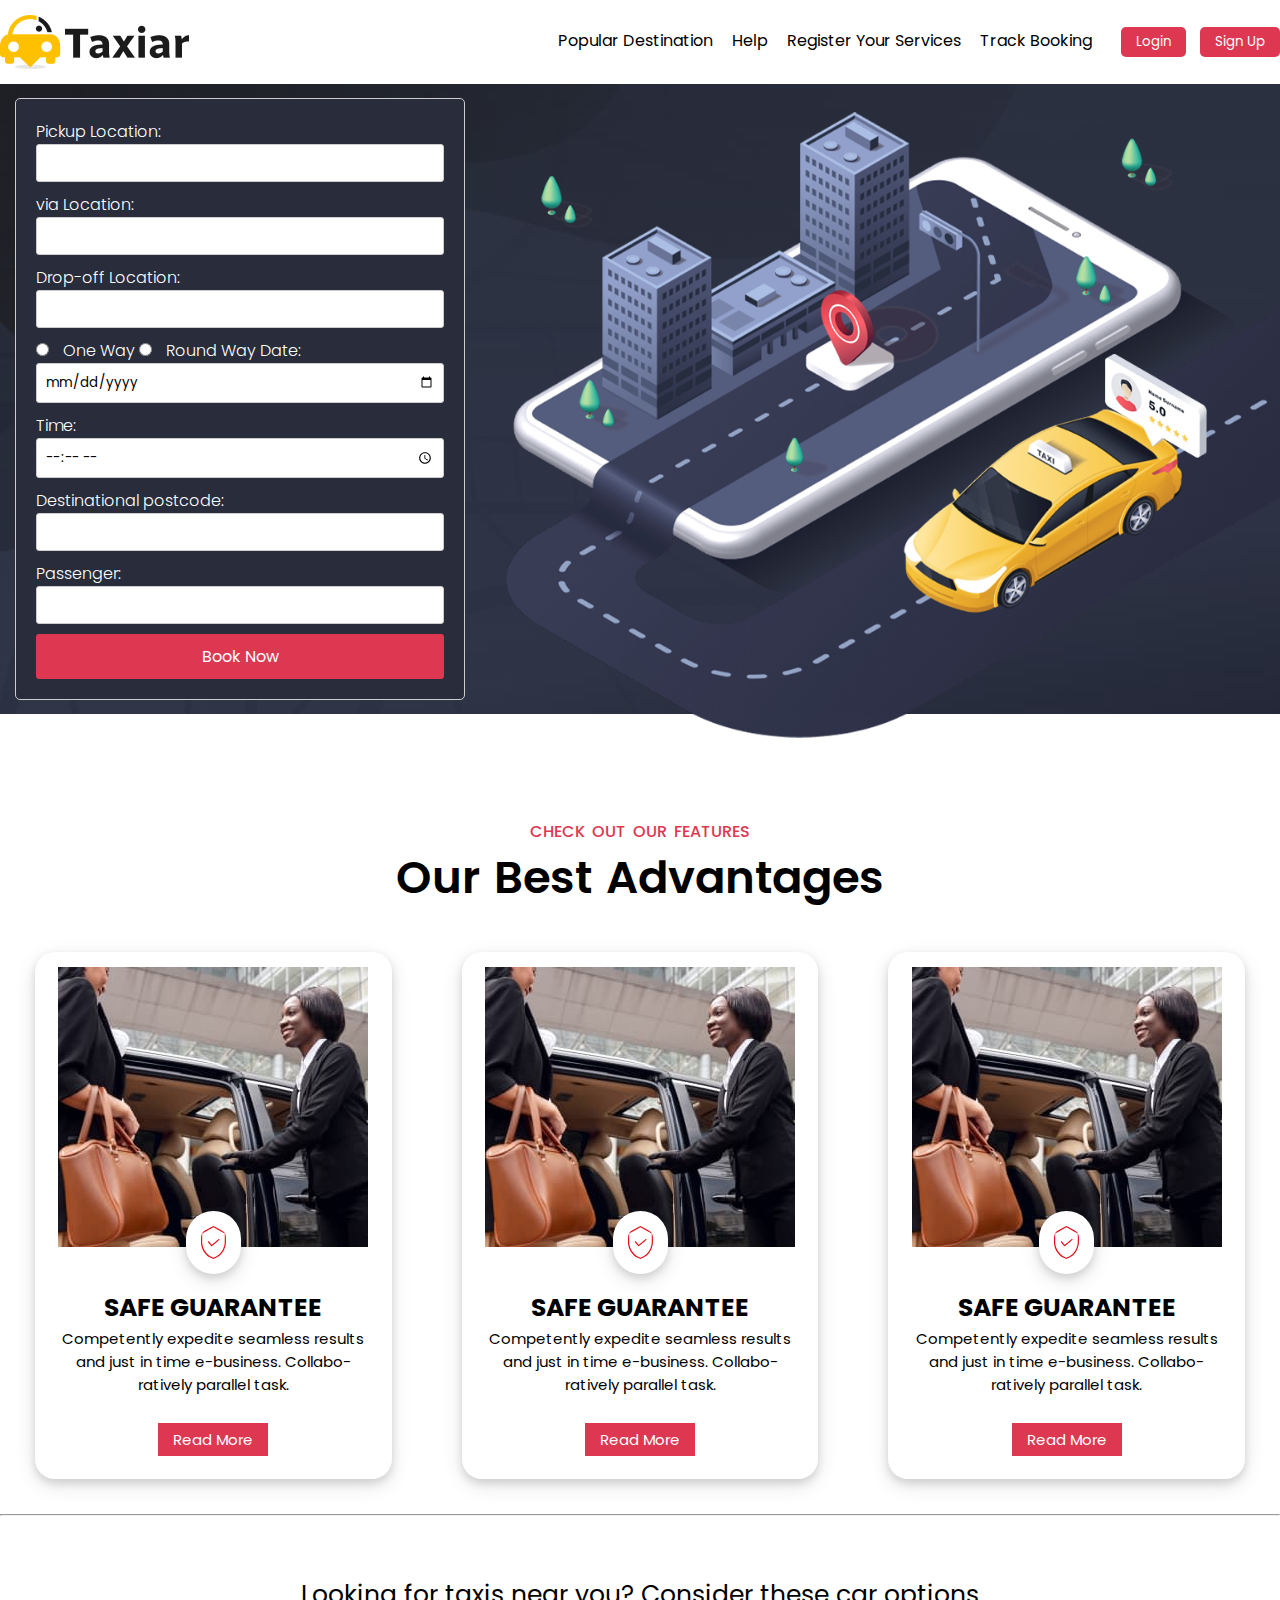
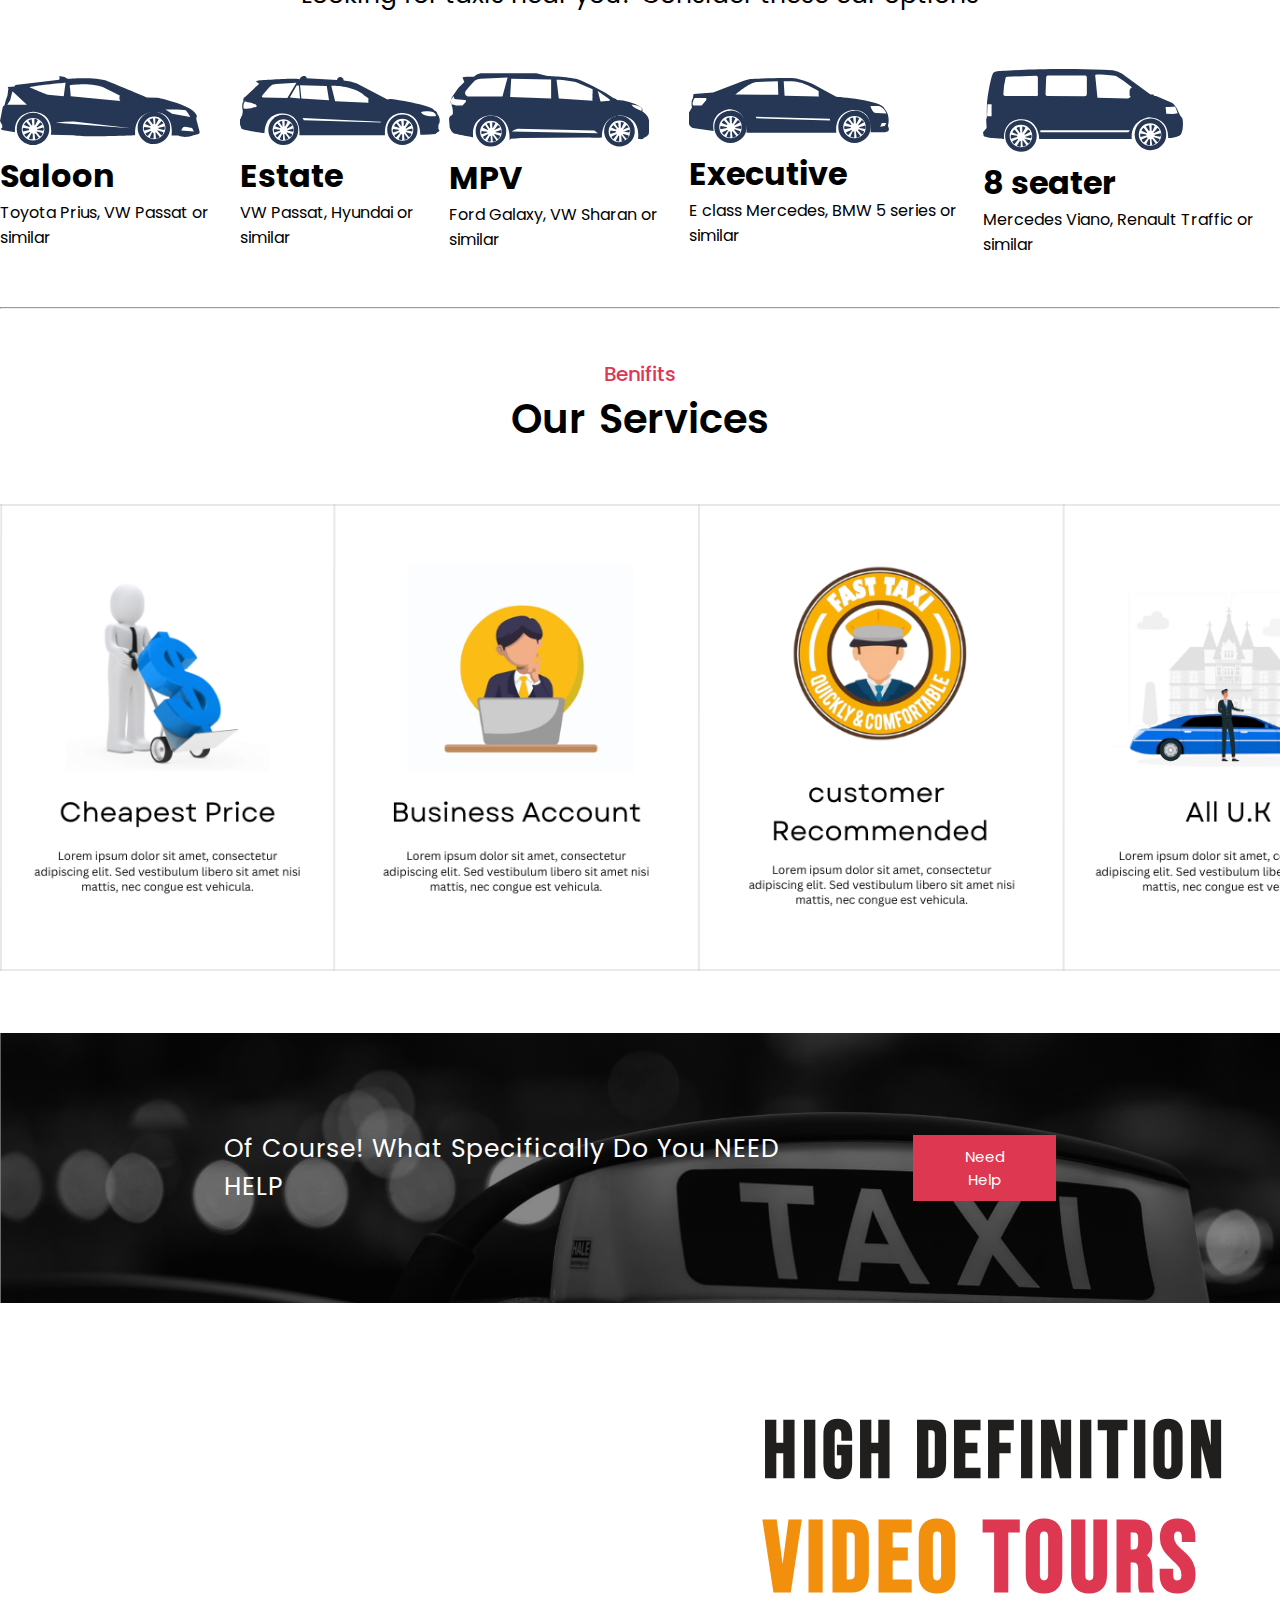
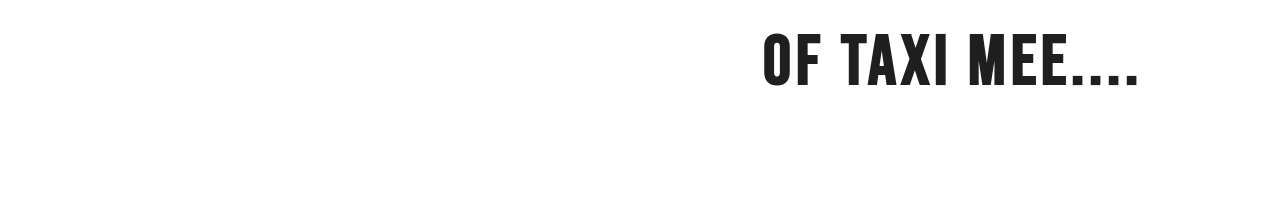
<file: taxi mee portal/index.html>
<!DOCTYPE html>
<html lang="en">
<head>
    <meta charset="UTF-8">
    <meta name="viewport" content="width=device-width, initial-scale=1.0">
    <title>Taxi Me</title>
    <link rel="stylesheet" href="index.css">
    <!-- <link rel="stylesheet" href="https://cdn.jsdelivr.net/npm/bootstrap@4.3.1/dist/css/bootstrap.min.css" integrity="sha384-ggOyR0iXCbMQv3Xipma34MD+dH/1fQ784/j6cY/iJTQUOhcWr7x9JvoRxT2MZw1T" crossorigin="anonymous">
    <script src="https://code.jquery.com/jquery-3.3.1.slim.min.js" integrity="sha384-q8i/X+965DzO0rT7abK41JStQIAqVgRVzpbzo5smXKp4YfRvH+8abtTE1Pi6jizo" crossorigin="anonymous"></script>
    <script src="https://cdn.jsdelivr.net/npm/popper.js@1.14.7/dist/umd/popper.min.js" integrity="sha384-UO2eT0CpHqdSJQ6hJty5KVphtPhzWj9WO1clHTMGa3JDZwrnQq4sF86dIHNDz0W1" crossorigin="anonymous"></script>
    <script src="https://cdn.jsdelivr.net/npm/bootstrap@4.3.1/dist/js/bootstrap.min.js" integrity="sha384-JjSmVgyd0p3pXB1rRibZUAYoIIy6OrQ6VrjIEaFf/nJGzIxFDsf4x0xIM+B07jRM" crossorigin="anonymous"></script> -->
</head>
<body>
    
    <section id="header">
        <div class="nav">
            <div class="menu-logo">
             
                <img src="logo (1) (1).png" alt="">
                
                <div class="menu-bar">
                   <a class="menu-links" href="#PopularDestination">Popular Destination</a>
                   <a class="menu-links" href="#Help">Help</a>
                   <a class="menu-links" href="#RegisterYourService/Business">Register Your Services</a>
                   <a class="menu-links" href="#TrackBooking">Track Booking</a>
                   <button>Login</button> 
                   <button>Sign Up</button>

                 

                </div>
                <button type="button" class="menu-butotn">

                
                <div class="hamburger-menu" ><img src="hamburger.png" class="mobilemenu" alt=""></div>
            </button>
            </div>

        </div>

    </section>

    <section class="hero-section">
        <div class="banner">
            <div class="banner1">
                <div class="form-booking">
                    <label for="pickup" >Pickup Location:</label>
                    <input type="text" id="pickup" name="pickup" required>
                
                    <label for="via">via Location:</label>
                    <input type="text" id="via" name="via" required>
                
                    <label for="dropoff">Drop-off Location:</label>
                    <input type="text" id="dropoff" name="dropoff" required>
                    
                    <input type="radio" id="one-way" name="booking-type">
                    <label for="one-way">One Way</label>
                
                    <input type="radio" id="round-way" name="booking-type">
                    <label for="round-way">Round Way</label>
                
                    <label for="date">Date:</label>
                    <input type="date" id="date" name="date" required>
                
                    <label for="time">Time:</label>
                    <input type="time" id="time" name="time" required>
                
                    <label for="Destinational-postcode">Destinational postcode:</label>
                    <input type="text" id="Destinational-postcode" name="Destinational-postcode" required>
                
                    <label for="Passenger">Passenger:</label>
                    <input type="number" id="Passenger" name="Passenger" required>
                
                    
                
                    <button type="submit">Book Now</button>
                    
                    
                </div>
                
                


<img class="right-img" src="bg.png" alt="">


            </div>

        </div>

    </section> 









    

    <section class="section3">
        <div class="whyus">
            <div class="whyus-sec">
                <h1 class="whyh1">
                    CHECK OUT OUR FEATURES
                </h1>
                <h1 class="whyh2">
                    Our Best Advantages
                </h1>
<div class="box-whyus">


                <div class="why-box1">
                    <img src="feature_1_1.jpg" alt="whyus-img1">
                    <div class="svg-div">
                        <img class="svg1" src="feature_2_1.svg" alt="">
                    </div>
                    <h1 class="box-title">SAFE GUARANTEE</h1>
                    <p class="box-para">Competently expedite seamless results and just in time e-business. Collabo- ratively parallel task.</p>
                    <button class="box-btn">Read More</button>
                </div>



                <div class="why-box1">
                    <img src="feature_1_1.jpg" alt="whyus-img1">
                    <div class="svg-div">
                        <img class="svg1" src="feature_2_1.svg" alt="">
                    </div>
                    <h1 class="box-title">SAFE GUARANTEE</h1>
                    <p class="box-para">Competently expedite seamless results and just in time e-business. Collabo- ratively parallel task.</p>
                    <button class="box-btn">Read More</button>
                </div>

                <div class="why-box1">
                    <img src="feature_1_1.jpg" alt="whyus-img1">
                    <div class="svg-div">
                        <img class="svg1" src="feature_2_1.svg" alt="">
                    </div>
                    <h1 class="box-title">SAFE GUARANTEE</h1>
                    <p class="box-para">Competently expedite seamless results and just in time e-business. Collabo- ratively parallel task.</p>
                    <button class="box-btn">Read More</button>
                </div>

            </div>
        </div>
    </section>
<hr class="hr1">
<section class="cars-info">
      
    <div class="car-heading">
        Looking for taxis near you? Consider these car options
     </div>
     <div class="car-information">
     <div class="cars-1">
        <img src="saloon-min (1).svg" alt="" class="saloon">
        <h1>Saloon</h1>
        <p>Toyota Prius, VW Passat or similar </p>
     </div>

   
    <div class="cars-1">
       <img src="estate-min.svg" alt="" class="saloon">
       <h1>Estate</h1>
       <p>VW Passat, Hyundai or similar
    </p>
    </div>


<div class="cars-1">
   <img src="6-8-seater-min.svg" alt="" class="saloon">
   <h1>MPV</h1>
   <p>Ford Galaxy, VW Sharan or similar
</p>
</div>


<div class="cars-1">
<img src="Executive-min.svg" alt="" class="saloon">
<h1>Executive</h1>
<p>E class Mercedes, BMW 5 series or similar
</p>
</div>


<div class="cars-1">
<img src="Merceded_Viano-min.svg" alt="" class="saloon">
<h1>8 seater
</h1>
<p>Mercedes Viano, Renault Traffic or similar
</p>


</div>      </div>

</section>
<hr class="hr1">


<div class="beni">Benifits</div>
<div class="beni1">Our Services</div>
    <div class="benifits">
        <img class="beni-img" src="benifits.png" alt="">
    </div>



    


<section class="need-help">
    <span class="need-help-text">
        <h1 class="needtext">
            Of Course! What Specifically Do You NEED HELP
        </h1>
        <button class="needbutton">Need Help</button>
    </sapn>
</section>

<section>
    <div class="tour-video1">
   <div class="video-section">

        <iframe width="660" height="305" src="https://www.youtube.com/embed/kQsE5LonCIA?si=3QXJx-OaM2K6jCAx" title="YouTube video player" frameborder="0" allow="accelerometer; autoplay; clipboard-write; encrypted-media; gyroscope; picture-in-picture; web-share" allowfullscreen></iframe>
       


     <div class="spantaghead">
   <span class="firstspan">HIGH DEFINITION </span><br>
    <span class="secondspan">VIDEO <span class="sechalfsapn">TOURS</span></span><br>
    <span class="thirdspan">OF TAXI MEE....</span>
</div>
    </div>
</div>
  </section>


  <footer>
    
  </footer>







</body>
</html>
</file>
<file: taxi mee portal/index.css>
@import url("https://fonts.googleapis.com/css2?family=Poppins:wght@200;300;400;500;600;700;800&display=swap");
@import url('https://fonts.googleapis.com/css2?family=Bebas+Neue&display=swap');
* {
  font-family: "Poppins", sans-serif;
 

  padding: 0;
  margin: 0;
  box-sizing: border-box;
}

.menu-logo {
  display: flex;
  justify-content: space-between;
  align-items: center;
  padding: 15px 0;
}

@media screen and (max-width:913px)
 {
  .menu-logo {
    padding: 15px 15px;
  }
}


.menu-links {
  margin-right: 15px;
  text-decoration: none;
  color: black;
  transition: 0.5s;
}

.menu-links:hover {
  margin-right: 15px;
  text-decoration: none;
  color: #dd3751;
}

.menu-bar button {
  background-color: #dd3751;
  color: white;
  border: none;
  border-radius: 5px;
  padding: 5px 15px;
  margin-left: 10px;
 
}

.nav{
    max-width: 1600px;
    margin: 0 auto;

}

@media only screen and (max-width: 913px) {
    .menu-bar {
      display: none;
    }
  }

  .hamburger-menu{
    display: none;
   
  }

  @media only screen and (max-width: 913px) {
    .hamburger-menu {
      display: block;
     
    }
  }

.menu-butotn{
  display: none;
  border: none;
  border-radius: 3.57rem;
  background-color: white;
}
@media screen and  (max-width: 913px) {
  .menu-butotn{
    display: block;
  }
  
}


.mobilemenu{
  width: 30px;
}

.banner1{
  background-image: linear-gradient(rgba(0, 0, 0, 0.514),rgba(0, 0, 0, 0.438)),url(hero_bg_6_1.jpg);
  height: 70vh;
  display: flex;
  justify-content: space-around;
  align-items: center;

 
}




.right-img{
  float: right;
  width: 800px;
  margin-top: 50px;
  

}


/* .right-img1 {
  width: 100px;
  height: 100px;
  background-color: rgb(255, 255, 255);
  position: relative;
  animation-name: example;
  animation-duration: 4s;
  animation-iteration-count: infinite;
} */

/* Form Container */
.form-booking {
  max-width: 450px;
  margin: 0 auto;
  padding: 20px;
  border: 1px solid #ccc;
  border-radius: 5px;
  background-color: #282C3B;
  color: white;
 

}

/* Labels */
.form-booking label {
  display: '';
  margin-bottom: 5px;
  font-weight: 300;
}

/* Inputs */
.form-booking input[type="text"],
.form-booking input[type="date"],
.form-booking input[type="time"],
.form-booking input[type="number"],
.form-booking textarea {
  width: calc(100% );
  padding: 8px;
  margin-bottom: 10px;
  border: 1px solid #ccc;
  border-radius: 3px;
  box-sizing: border-box;
}

/* Radio Buttons */
.form-booking input[type="radio"] {
  display: inline-block;
  margin-right: 10px;
}

/* Button */
.form-booking button {
  width: 100%;
  padding: 10px;
  border: none;
  border-radius: 3px;
  background-color: #dd3751;
  color: #fff;
  font-size: 16px;
  cursor: pointer;
  transition: 0.5s;
}

.form-booking button:hover {
  background-color: #FFC000;
  transition: 0.5s;
}



.whyus{
  text-align: center;
  padding-top: 100px;
}

.whyh1{
  font-size: 16px;
  font-weight: 500;
  word-spacing: 3px;
  color: #dd3751;
}

.whyh2{
  font-size: 45px;
  font-weight: 600;
  word-spacing: 3px;
  color: #000000;
}

.whyus-sec{
  font-size: 45px;
  padding-top: 5px;
  font-weight: 600px;
  
}


.box-whyus{
  display: flex;
  justify-content: center;
  align-items: center;
  max-width: 1400px;
  margin: 0 auto;
  padding-top: 5px;
}

.box-whyus h1{
  font-size: 25px;
}

.box-whyus p{
  font-size: 15px;
}

.why-box1 {
  border: '';
  background-color: white;
  box-shadow: 0 4px 8px 0 rgba(0, 0, 0, 0.116), 0 6px 20px 0 rgba(0, 0, 0, 0.116);
  margin: 35px;
  padding: 15px;
  border-radius: 20px;
}
.why-box2 {
  border: '';
  background-color: white;
  box-shadow: 0 4px 8px 0 rgba(0, 0, 0, 0.116), 0 6px 20px 0 rgba(0, 0, 0, 0.116);
  margin: 35px;
  padding: 15px;
  border-radius: 20px;
}
.why-box3{
  border: '';
  background-color: white;
  box-shadow: 0 4px 8px 0 rgba(0, 0, 0, 0.116), 0 6px 20px 0 rgba(0, 0, 0, 0.116);
  margin: 35px;
  padding: 15px;
  border-radius: 20px;
}


.box-btn{
  background-color: #dd3751;
  color: white;
  font-size: 15px;
  padding: 5px 15px;
  border: none;
  transition: 0.6s ;
  
}

.box-btn:hover{
  background-color: white;
  color: #dd3751;
  font-size: 15px;
  padding: 5px 15px;
  border: 1px solid #dd3751;
  transition: 0.6s ;
}

.svg1 {
  display: block;
  margin: 0 auto; 
  background-color: white;
  box-shadow: 0 4px 8px 0 rgba(0, 0, 0, 0.116), 0 6px 20px 0 rgba(0, 0, 0, 0.116);
  padding: 15px;
  border-radius: 50px;
  margin-top: -55px;
  position: relative; 
  z-index: 1; 
  width: 55px;
  margin-bottom: 15px;
}


.benifits{
 max-width: 1400px;
  margin: 0 auto;
}

.beni-img{
  width: 1400px;
  padding-top: 55px;
  padding-bottom: 55px;
}

.beni{
  font-size: 20px;
  font-weight: 500;
  word-spacing: 3px;
  color: #dd3751;
  text-align: center;
  padding-top: 50px;
}

.beni1{
  font-size: 40px;
  font-weight: 600;
  word-spacing: 3px;
  color: #000000;
  text-align: center;
}

.car-heading{
  text-align: center;
  font-size: 25px;
  padding-top: 60px;
}


.saloon{
  width: 200px;
}

.car-information{
  padding-top: 55px;
  display: flex;
  justify-content: space-around;
  align-items: center;
}

.cars-info{
  padding-bottom: 50px;
}



.need-help{
  background-image: linear-gradient(rgba(0, 0, 0, 0.514),rgba(0, 0, 0, 0.438)),url(cta_bg_3.jpg);
  height: 30vh;
display: flex;
  background-size: cover;


}
.need-help-text{
 display: flex;
 justify-content: center;
 align-items: center;

  max-width: 65%;
  margin: 0 auto;
}

.needtext{
  color: white;
  font-size: 25px;
  font-weight: 400;
  letter-spacing: 1px

}

.needbutton:hover{
  background-color: transparent;
  color: white;
  font-size: 15px;
  padding: 10px 35px;
  border: 1px solid white;
  transition: 0.6s ;}


.needbutton{
  background-color: #dd3751;
  padding: 10px 35px;
  border: none;
  color: #fff;
  font-size: 15px;
  transition: 0.6s ;
  margin-left: 100px;
}




.video-section{
  display: flex;
  justify-content: center;
  align-items: center;
  gap: 50px;
}
.firstspan{
  color: rgb(32, 31, 30);
  text-transform: uppercase;
  font-size: 80px;
  word-wrap:break-word;
  font-weight: 600;
  font-family: 'Bebas Neue', sans-serif;

  letter-spacing: 5px;
}

.secondspan{
  color: #F28F0D;
  text-transform: uppercase;
  font-size: 100px;
  word-wrap:break-word;
  font-weight: 600;
  font-family: 'Bebas Neue', sans-serif;
  letter-spacing: 5px;

}

.sechalfsapn{
  color:#dd3751;
  text-transform: uppercase;
  font-size: 100px;
  word-wrap:break-word;
  font-weight: 600;
  font-family: 'Bebas Neue', sans-serif;
  letter-spacing: 5px;
}

.thirdspan{
  color: rgb(32, 31, 30);
  text-transform: uppercase;
  font-size: 70px;
  word-wrap:break-word;
  font-weight: 600;
  font-family: 'Bebas Neue', sans-serif;
  letter-spacing: 5px;

}

.spantaghead{
  display: block;
}

.tour-video1{
  padding-top: 100px;
  padding-bottom: 100px;
}
</file>
